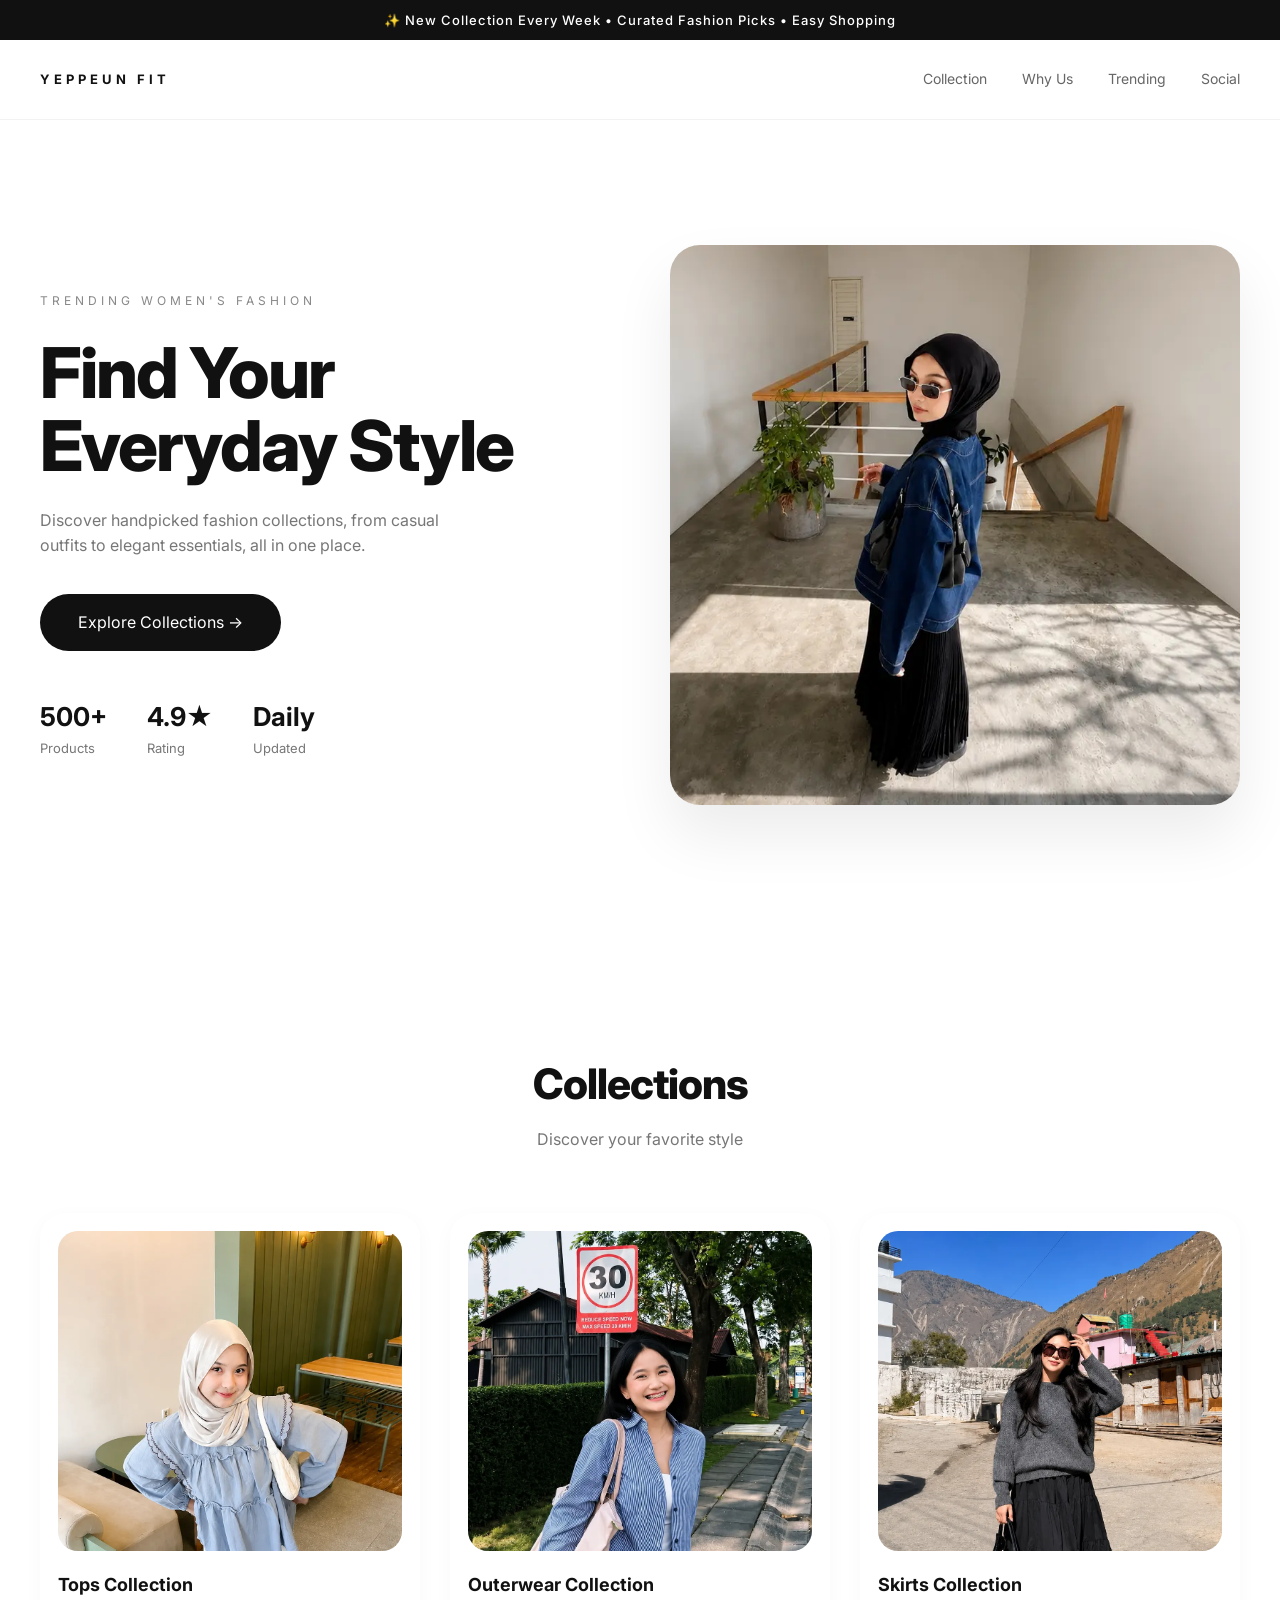
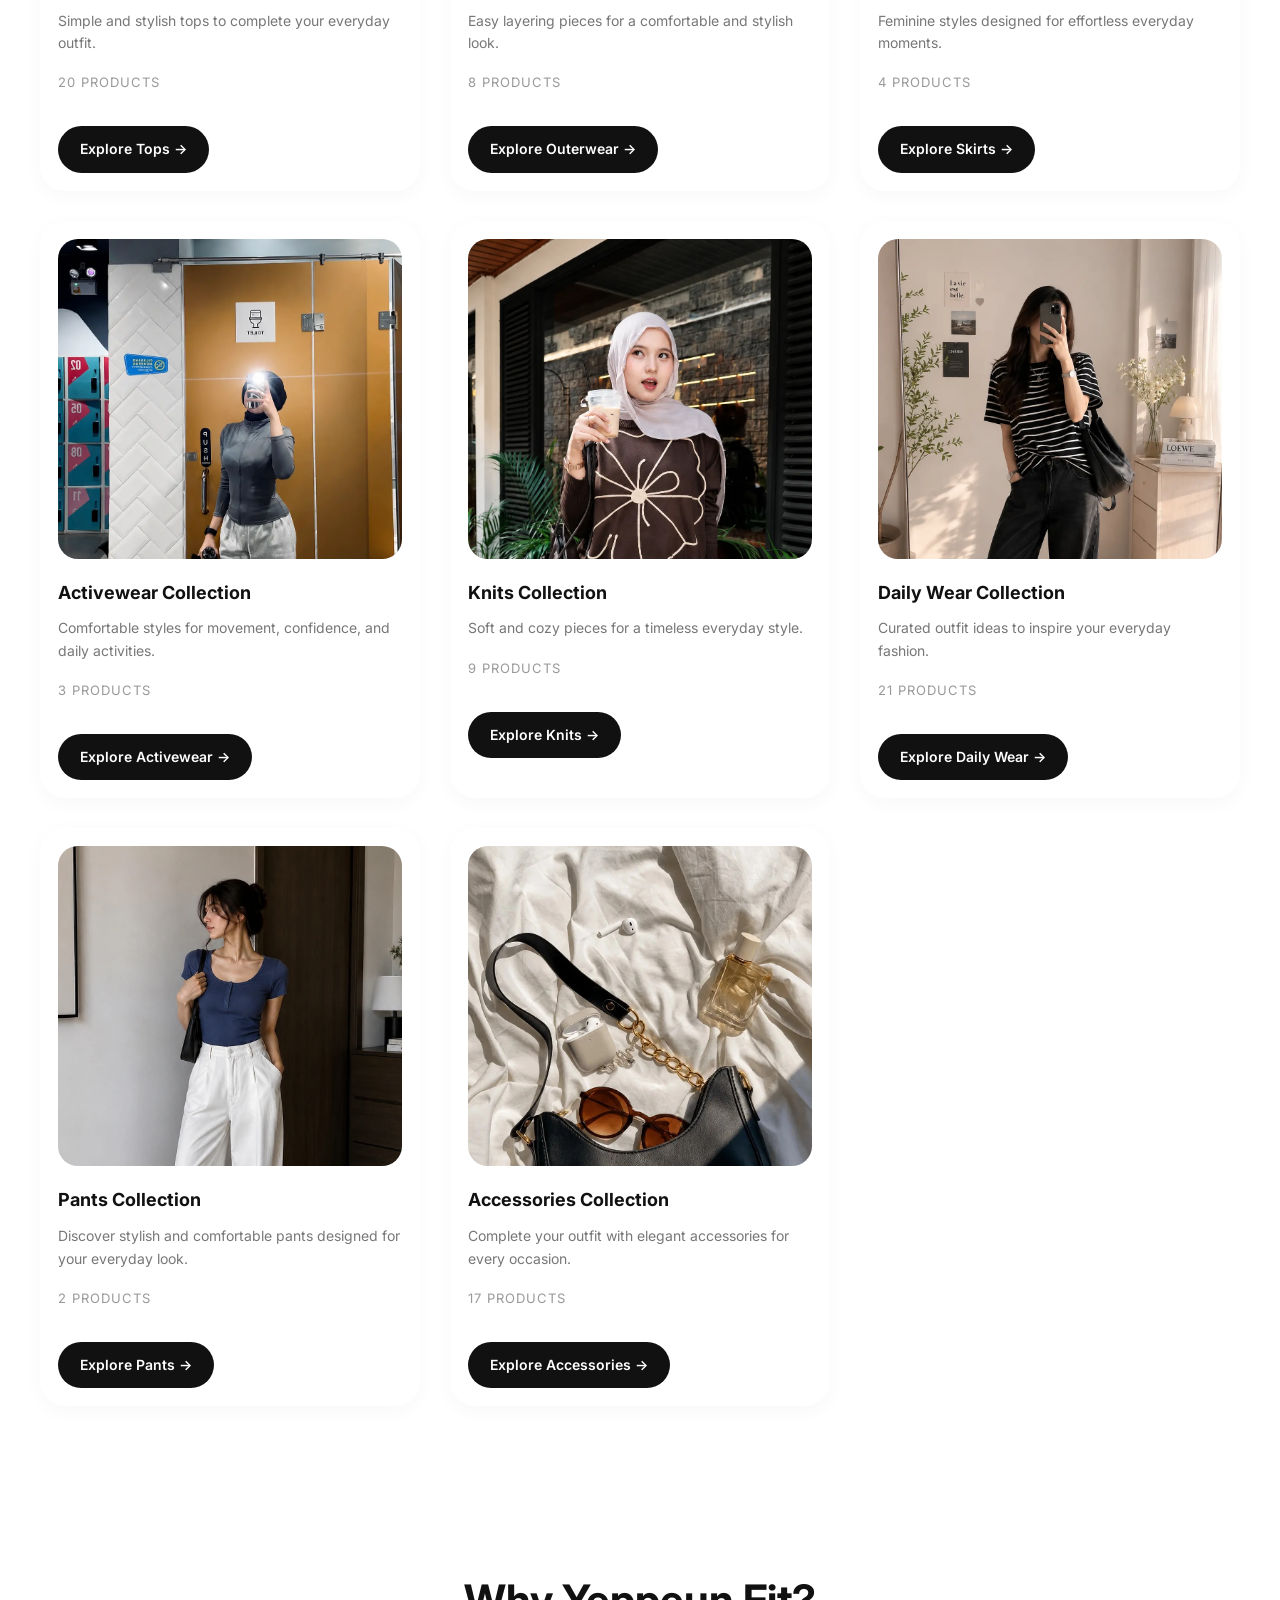
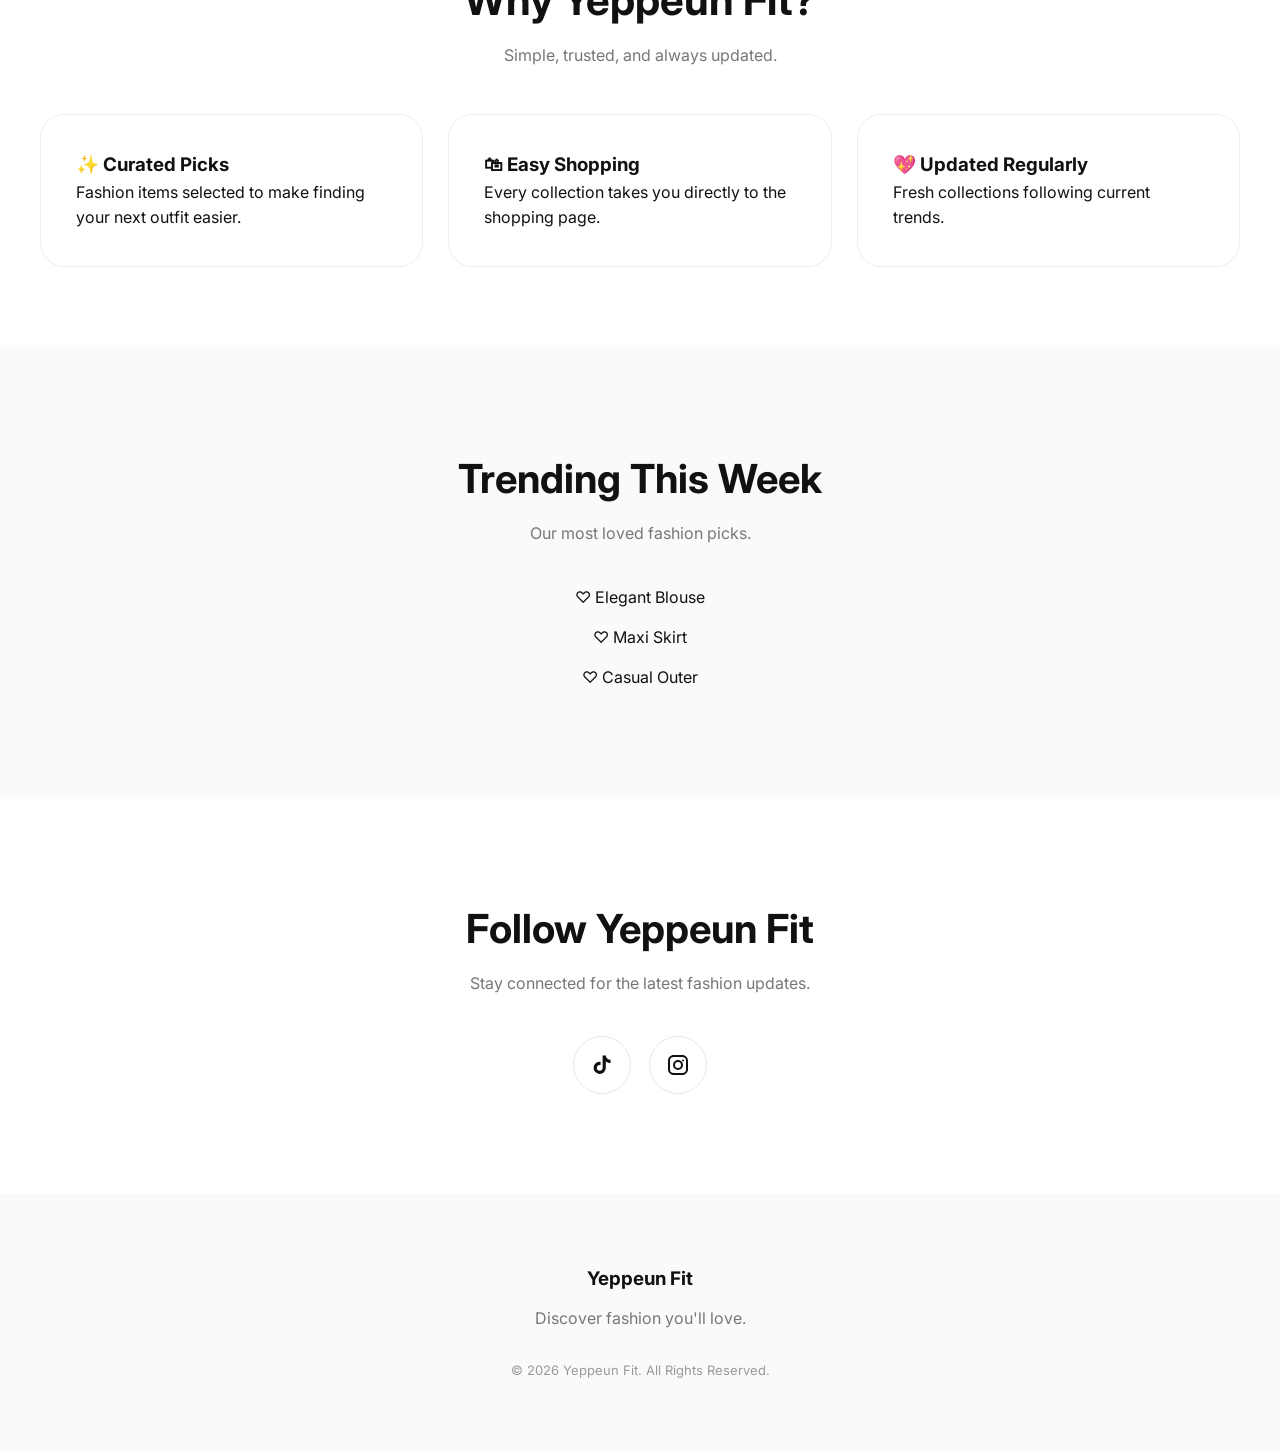
<file: index.html>
<!DOCTYPE html>
<html lang="id">
<head>
<meta charset="UTF-8">
<meta name="viewport" content="width=device-width, initial-scale=1.0">
<meta name="description" content="Yeppeun Fit - Discover curated women's fashion collections, trending outfits, and everyday style inspiration.">
<meta name="keywords" content="fashion wanita, outfit wanita, blouse, outer, rok panjang, kulot, sweater, affiliate fashion">
<title>Yeppeun Fit — Curated Women's Fashion</title>

<meta name="description" content="Discover curated women's fashion picks, everyday outfits, and trending styles from Yeppeun Fit.">

<link rel="icon" type="image/svg+xml" href="assets/images/favicon.svg">

<link rel="apple-touch-icon" href="assets/images/favicon.svg">


<!-- Social Preview -->

<meta property="og:title" content="Yeppeun Fit — Curated Women's Fashion">

<meta property="og:description" content="Discover everyday outfits, trending styles, and fashion picks you'll love.">

<meta property="og:image" content="assets/images/hero/hero-banner.webp">

<meta property="og:type" content="website">

<link rel="preconnect" href="https://fonts.googleapis.com">
<link rel="preconnect" href="https://fonts.gstatic.com" crossorigin>
<link href="https://fonts.googleapis.com/css2?family=Inter:wght@400;500;600;700;800&display=swap" rel="stylesheet">
<link rel="stylesheet" href="assets/css/style.css">

<link 
rel="icon"
type="image/svg+xml"
href="assets/images/favicon.svg">
</head>
<body>

<div class="topbar">✨ New Collection Every Week • Curated Fashion Picks • Easy Shopping</div>

<nav class="navbar">
<div class="brand">YEPPEUN FIT</div>
<div class="nav-menu">
<a href="#collection">Collection</a>
<a href="#why">Why Us</a>
<a href="#favorite">Trending</a>
<a href="#social">Social</a>
</div>
</nav>

<main>

<section class="hero">
<div class="hero-text">

<p class="small-title">TRENDING WOMEN'S FASHION</p>

<h1>Find Your<br>Everyday Style</h1>

<p class="description">
Discover handpicked fashion collections, from casual outfits to elegant essentials, all in one place.
</p>

<a href="#collection" class="btn">
Explore Collections →
</a>

<div class="hero-stats">
<div><h3>500+</h3><p>Products</p></div>
<div><h3>4.9★</h3><p>Rating</p></div>
<div><h3>Daily</h3><p>Updated</p></div>
</div>

</div>

<div class="hero-image">
<img src="assets/images/hero/hero-banner.webp" alt="Yeppeun Fit Hero Banner">
</div>
</section>

<section class="collection" id="collection">
<div class="section-title">
<h2>Collections</h2>
<p>Discover your favorite style</p>
</div>

<div class="grid" id="collection-container">

        <div class="fashion-card">
            <div class="card-image">
                <img src="assets/images/collection/thumbnail/tops.webp" alt="Tops">
            </div>
            <h3>Tops Collection</h3>
            <p class="card-desc">Simple and stylish tops to complete your everyday outfit.</p>
            <p class="product-total" data-category="tops"></p>
            <a href="collection.html?category=tops">
            Explore Tops →
            </a>
        </div>


        <div class="fashion-card">
            <div class="card-image">
                <img src="assets/images/collection/thumbnail/outerwear.webp" alt="Outerwear">
            </div>
            <h3>Outerwear Collection</h3>
            <p class="card-desc">Easy layering pieces for a comfortable and stylish look.</p>
            <p class="product-total" data-category="outerwear"></p>
            <a href="collection.html?category=outerwear">
            Explore Outerwear →
            </a>
        </div>


        <div class="fashion-card">
            <div class="card-image">
                <img src="assets/images/collection/thumbnail/skirts.webp" alt="Skirts">
            </div>
            <h3>Skirts Collection</h3>
            <p class="card-desc">Feminine styles designed for effortless everyday moments.</p>
            <p class="product-total" data-category="skirts"></p>
            <a href="collection.html?category=skirts">
            Explore Skirts →
            </a>
        </div>


        <div class="fashion-card">
            <div class="card-image">
                <img src="assets/images/collection/thumbnail/activewear.webp" alt="Activewear">
            </div>
            <h3>Activewear Collection</h3>
            <p class="card-desc">Comfortable styles for movement, confidence, and daily activities.</p>
            <p class="product-total" data-category="activewear"></p>
            <a href="collection.html?category=activewear">
            Explore Activewear →
            </a>
        </div>


        <div class="fashion-card">
            <div class="card-image">
                <img src="assets/images/collection/thumbnail/knits.webp" alt="Knits">
            </div>
            <h3>Knits Collection</h3>
            <p class="card-desc">Soft and cozy pieces for a timeless everyday style.</p>
            <p class="product-total" data-category="knits"></p>
            <a href="collection.html?category=knits">
            Explore Knits →
            </a>
        </div>


        <div class="fashion-card">
            <div class="card-image">
                <img src="assets/images/collection/thumbnail/daily wear.webp" alt="Daily Wear">
            </div>
            <h3>Daily Wear Collection</h3>
            <p class="card-desc">Curated outfit ideas to inspire your everyday fashion.</p>
            <p class="product-total" data-category="daily"></p>
            <a href="collection.html?category=daily">
            Explore Daily Wear →
            </a>
        </div>


        <div class="fashion-card">
            <div class="card-image">
                <img src="assets/images/collection/thumbnail/pants.webp" alt="Pants">
            </div>
            <h3>Pants Collection</h3>
            <p class="card-desc">Discover stylish and comfortable pants designed for your everyday look.</p>
            <p class="product-total" data-category="pants"></p>
            <a href="collection.html?category=pants">
            Explore Pants →
            </a>
        </div>


        <div class="fashion-card">
            <div class="card-image">
                <img src="assets/images/collection/thumbnail/accessories.webp" alt="Accessories">
            </div>
            <h3>Accessories Collection</h3>
            <p class="card-desc">Complete your outfit with elegant accessories for every occasion.</p>
            <p class="product-total" data-category="accessories"></p>
            <a href="collection.html?category=accessories">
            Explore Accessories →
            </a>
        </div>

        
    </div>

</section>

<section class="why" id="why">
<div class="why-title">
<h2>Why Yeppeun Fit?</h2>
<p>Simple, trusted, and always updated.</p>
</div>
<div class="why-grid">
<div class="why-card"><h3>✨ Curated Picks</h3><p>Fashion items selected to make finding your next outfit easier.</p></div>
<div class="why-card"><h3>🛍 Easy Shopping</h3><p>Every collection takes you directly to the shopping page.</p></div>
<div class="why-card"><h3>💖 Updated Regularly</h3><p>Fresh collections following current trends.</p></div>
</div>
</section>

<section class="favorite" id="favorite">
<h2>Trending This Week</h2>
<p>Our most loved fashion picks.</p>
<div class="favorite-box">
♡ Elegant Blouse<br>♡ Maxi Skirt<br>♡ Casual Outer
</div>
</section>

<section class="social" id="social">

<h2>Follow Yeppeun Fit</h2>

<p>
Stay connected for the latest fashion updates.
</p>

<div class="social-links">

<a
href="https://www.tiktok.com/@yeppeun_fit"
target="_blank"
rel="noopener noreferrer"
aria-label="TikTok">

<svg viewBox="0 0 24 24" fill="currentColor">
<path d="M19.589 6.686a4.793 4.793 0 0 1-3.77-4.237h-3.205v12.392a2.896 2.896 0 1 1-2.896-2.896c.298 0 .585.045.857.13V8.802a6.108 6.108 0 1 0 5.244 6.04V8.56a8.17 8.17 0 0 0 4.771 1.526V6.686z"/>
</svg>

</a>

<a
href="https://www.instagram.com/yeppeun_fit"
target="_blank"
rel="noopener noreferrer"
aria-label="Instagram">

<svg viewBox="0 0 24 24" fill="currentColor">
<path d="M7.75 2C4.574 2 2 4.574 2 7.75v8.5C2 19.426 4.574 22 7.75 22h8.5C19.426 22 22 19.426 22 16.25v-8.5C22 4.574 19.426 2 16.25 2h-8.5zM4 7.75A3.75 3.75 0 0 1 7.75 4h8.5A3.75 3.75 0 0 1 20 7.75v8.5A3.75 3.75 0 0 1 16.25 20h-8.5A3.75 3.75 0 0 1 4 16.25v-8.5zM17 6.5a1 1 0 1 0 0 2a1 1 0 0 0 0-2zM12 7a5 5 0 1 0 5 5a5 5 0 0 0-5-5zm0 2a3 3 0 1 1-3 3a3 3 0 0 1 3-3z"/>
</svg>

</a>

</div>

</section>

</main>

<footer>
<h3>Yeppeun Fit</h3>
<p>Discover fashion you'll love.</p>
<span>© 2026 Yeppeun Fit. All Rights Reserved.</span>
</footer>

<script src="assets/js/transition.js"></script>
<script src="assets/js/app.js"></script>
<script src="assets/js/animation.js"></script>
</body>
</html>
</file>
<file: assets/css/style.css>
/* Yeppeun Fit v1.1 - Polished */

/* Reset */
*{margin:0;padding:0;box-sizing:border-box}
html{scroll-behavior:smooth}
body{font-family:'Inter',sans-serif;color:#111;background:#fff;line-height:1.6}
img{display:block;max-width:100%}
a{text-decoration:none;color:inherit}
section{scroll-margin-top:120px}

/* Topbar */
.topbar{height:40px;display:flex;align-items:center;justify-content:center;background:#111;color:#fff;font-size:13px;letter-spacing:1px;font-weight:500}

/* Navbar */
.navbar{
    height:80px;
    display:flex;
    align-items:center;
    justify-content:space-between;
    padding:0 40px;

    position:sticky;
    top:0;

    background:rgba(255,255,255,.88);
    backdrop-filter:blur(14px);

    border-bottom:1px solid rgba(0,0,0,.05);

    z-index:100;

    transition:
        background .35s ease,
        box-shadow .35s ease,
        border-color .35s ease;
}
.brand{font-size:13px;letter-spacing:4px;font-weight:700}
.nav-menu{display:flex;gap:35px;font-size:14px;color:#666}
.nav-menu a{transition:.3s}
.nav-menu a:hover{color:#111}

/* Hero */
.hero{max-width:1280px;margin:auto;min-height:90vh;display:grid;grid-template-columns:1fr 1fr;align-items:center;gap:60px;padding:40px}
.small-title{font-size:12px;letter-spacing:4px;color:#888}
.hero h1{font-size:70px;line-height:1.05;margin:25px 0;font-weight:800;letter-spacing:-2px}
.description{max-width:420px;color:#777}
.btn{
    display:inline-flex;
    align-items:center;
    justify-content:center;
    position:relative;
    overflow:hidden;

    margin-top:35px;
    padding:16px 38px;

    background:#111;
    color:#fff;

    border-radius:999px;

    transition:
        transform .3s ease,
        box-shadow .3s ease,
        background .3s ease;
}

.btn::before{
    content:"";
    position:absolute;

    top:0;
    left:-140%;

    width:120%;
    height:100%;

    background:rgba(255,255,255,.18);

    transform:skewX(-25deg);

    transition:left .6s ease;
}

.btn:hover{
    background:#222;
    transform:translateY(-4px);
    box-shadow:0 18px 40px rgba(0,0,0,.18);
}

.btn:hover::before{
    left:140%;
}
.hero-stats{display:flex;gap:40px;margin-top:45px}
.hero-stats h3{font-size:26px}
.hero-stats p{font-size:13px;color:#777}
.hero-image{height:560px}
.hero-image img{width:100%;height:100%;object-fit:cover;object-position:center;border-radius:30px;box-shadow:0 30px 60px rgba(0,0,0,.08)}
.image-placeholder{height:100%;border-radius:30px;background:#f5f5f5;display:flex;align-items:center;justify-content:center;color:#999;letter-spacing:5px}

/* Collection */
.collection{max-width:1280px;margin:40px auto 0;padding:80px 40px}
.section-title{text-align:center;margin:0 auto 60px;max-width:600px}
.section-title h2{font-size:42px;font-weight:800;letter-spacing:-1px}
.section-title p{color:#777;margin-top:10px;font-size:16px}
.grid{display:grid;grid-template-columns:repeat(3,1fr);gap:30px}
.fashion-card{background:#fff;border-radius:25px;padding:18px;transition:.35s;box-shadow:0 5px 20px rgba(0,0,0,.03)}
.fashion-card:hover{transform:translateY(-12px);box-shadow:0 20px 45px rgba(0,0,0,.08)}
.card-image{position:relative;height:320px;background:#f7f7f7;border-radius:20px;overflow:hidden;margin-bottom:20px}
.card-image::after{

    content:"";

    position:absolute;
    inset:0;

    background:linear-gradient(
        to top,
        rgba(0,0,0,.06),
        transparent
    );

    opacity:0;

    transition:.35s ease;
}
.fashion-card:hover .card-image::after{

    opacity:1;

}
.card-image img{width:100%;height:100%;object-fit:cover;object-position:center 5%;transition:transform .5s ease}
.fashion-card:hover .card-image img{transform:scale(1.08)}
/* Product Badge */

.product-badge{

    display:inline-flex;

    width:max-content;

    margin-bottom:12px;

    padding:5px 12px;

    background:#111;

    color:#fff;

    font-size:11px;

    font-weight:600;

    border-radius:999px;

    letter-spacing:.5px;

}
.fashion-card h3{font-size:18px;margin-bottom:10px}
.card-desc{font-size:14px;color:#777;margin-bottom:18px}
.fashion-card a{
    display:inline-flex;
    align-items:center;
    justify-content:center;

    margin-top:15px;

    padding:12px 22px;

    background:#111;
    color:#fff;

    border-radius:999px;

    font-size:14px;
    font-weight:600;

    transition:
        transform .3s ease,
        background .3s ease,
        box-shadow .3s ease;
}
.product-total{

    font-size:13px;

    color:#999;

    letter-spacing:1px;

    text-transform:uppercase;

    margin-bottom:18px;

}

/* Product Rating */

.rating{

    display:flex;

    align-items:center;

    gap:8px;

    margin:10px 0;

    font-size:13px;

}


.stars{

    color:#FFC107;

    letter-spacing:2px;

    font-size:14px;

}


.rating-number{

    color:#777;

    font-size:12px;

}

.fashion-card a:hover{

    background:#222;

    transform:translateY(-3px);

    box-shadow:
    0 12px 25px rgba(0,0,0,.15);

}

/* Collection Page */
.collection-page{
    max-width:1280px;
    margin:0 auto;
    padding:60px 40px;
}


.page-header{
    width:100%;
    margin-bottom:60px;
    text-align:center;
}

.page-header h1{
    font-size:48px;
    font-weight:800;
    letter-spacing:-1px;
    margin-bottom:10px;
}


.page-header p{
    color:#777;
    max-width:600px;
    margin:auto;
}

/* Collection Banner */
.banner-wrapper{
    position:relative;
    max-width:1200px;
    margin:0 auto 60px;
    overflow:hidden;
    border-radius:30px;
}


#collection-image{
    width:100%;
    height:380px;
    object-fit:cover;
    object-position:70% 20%;
}


.banner-wrapper::after{
    content:"";
    position:absolute;
    inset:0;

    background:linear-gradient(
        90deg,
        rgba(255,255,255,.82),
        rgba(255,255,255,.35),
        transparent 70%
    );
}


.banner-content{
    position:absolute;
    top:50%;
    left:60px;
    transform:translateY(-50%);
    max-width:400px;
    z-index:2;
}


.banner-content h1{
    font-size:48px;
    font-weight:800;
    margin-bottom:10px;

    text-shadow:0 3px 12px rgba(255,255,255,.85);
}


.banner-content p{
    color:#333;
    font-weight:500;
    line-height:1.7;

    text-shadow:0 2px 8px rgba(255,255,255,.8);
}


/* Product Search */

.product-search{

    position:relative;

    max-width:600px;

    margin:0 auto 45px;

}


.product-search input{

    width:100%;

    padding:16px 55px 16px 52px;

    border:1px solid #eee;

    border-radius:999px;

    font-size:14px;

    font-family:'Inter',sans-serif;

    outline:none;

    transition:.3s ease;

    background:#fff;

}


.product-search input:focus{

    border-color:#111;

    box-shadow:0 10px 30px rgba(0,0,0,.08);

}

/* Search Icon */

.search-icon{

    position:absolute;

    top:50%;

    left:20px;

    transform:translateY(-50%);

    width:18px;

    height:18px;

    color:#999;

    pointer-events:none;

}


.search-icon svg{

    width:100%;

    height:100%;

}

/* Clear Search Button */

.clear-search{

    position:absolute;

    top:50%;

    right:14px;

    transform:translateY(-50%);

    width:34px;

    height:34px;

    border:none;

    border-radius:50%;

    background:transparent;

    color:#888;

    cursor:pointer;

    display:none;

    align-items:center;

    justify-content:center;

    transition:
    background .25s ease,
    color .25s ease,
    transform .25s ease;

}


.clear-search svg{

    width:16px;

    height:16px;

}


.clear-search:hover{

    background:#f3f3f3;

    color:#111;

    transform:
    translateY(-50%)
    scale(1.08);

}


.clear-search.show{

    display:flex;

}


/* Product Grid Collection */
#product-container{
    max-width:1200px;
    margin:0 auto;
    display:grid;
    grid-template-columns:repeat(3,1fr);
    gap:30px;
}

.empty-state{

    grid-column:1 / -1;

    display:flex;

    flex-direction:column;

    align-items:center;

    justify-content:center;

    text-align:center;

    padding:80px 20px;

}

.empty-state h3{

    font-size:30px;

    font-weight:800;

    margin-bottom:10px;

}

.empty-state p{

    color:#777;

    font-size:15px;

}

/* Why */
.why{max-width:1280px;margin:auto;padding:80px 40px}
.why-title{text-align:center;margin-bottom:45px}
.why-title h2{font-size:42px;margin-bottom:10px}
.why-title p{color:#777}
.why-grid{display:grid;grid-template-columns:repeat(3,1fr);gap:25px}
.why-card{padding:35px;border:1px solid #eee;border-radius:24px;background:#fff;transition:.3s}
.why-card:hover{transform:translateY(-8px);box-shadow:0 15px 40px rgba(0,0,0,.06)}

/* Favorite */
.favorite{padding:100px 20px;text-align:center;background:#fafafa}
.favorite h2,.social h2{font-size:40px}
.favorite p,.social p{color:#777;margin-top:10px}
.favorite-box{margin-top:30px;line-height:2.5}

/* Social */

.social{

    padding:100px 20px;

    text-align:center;

}

.social h2{

    font-size:40px;

}

.social p{

    color:#777;

    margin-top:10px;

}

.social-links{

    display:flex;

    justify-content:center;

    align-items:center;

    gap:18px;

    margin-top:40px;

}

.social-links a{

    width:58px;

    height:58px;

    display:flex;

    align-items:center;

    justify-content:center;

    border:1px solid #e8e8e8;

    border-radius:50%;

    color:#111;

    background:#fff;

    transition:
        transform .35s ease,
        background .35s ease,
        color .35s ease,
        border-color .35s ease,
        box-shadow .35s ease;

}

.social-links a svg{

    width:24px;

    height:24px;

}

.social-links a:hover{

    background:#111;

    color:#fff;

    border-color:#111;

    transform:translateY(-6px) scale(1.08);

    box-shadow:0 18px 35px rgba(0,0,0,.15);

}

/* Footer */
footer{padding:70px 20px;text-align:center;background:#fafafa}
footer h3{margin-bottom:12px}
footer p{margin-bottom:25px;color:#777}
footer span{font-size:13px;color:#999}

/* =========================
   Scroll Reveal
========================= */

.fade-up{
    opacity:0;
    transform:translateY(50px);

    transition:
    opacity .1s ease,
    transform 1s cubic-bezier(.22,1,.36,1);
}


.fade-up.show{
    opacity:1;
    transform:translateY(0);
}

/* =========================
   Mobile
========================= */
@media (max-width:768px){

    /* Navbar */
    .navbar{
        padding:0 20px;
    }

    .nav-menu{
        display:none;
    }

    /* Hero */
    .hero{
        grid-template-columns:1fr;
        text-align:center;
        padding:30px;
        min-height:auto;
    }

    .hero h1{
        font-size:45px;
    }

    .description{
        margin:auto;
    }

    .hero-image{
        height:420px;
    }

    .hero-stats{
        justify-content:center;
        gap:25px;
        flex-wrap:wrap;
    }

    /* Homepage */
    .collection,
    .why{
        padding:70px 25px;
    }

    .grid,
    .why-grid{
        grid-template-columns:1fr;
    }

    .section-title h2,
    .favorite h2,
    .social h2,
    .why-title h2{
        font-size:32px;
    }

    .social-links{
        flex-direction:column;
        align-items:center;
    }

    .social-links a{
        width:220px;
    }

    /* =========================
       Collection Page
    ========================= */

    .collection-page{
        padding:30px 20px 60px;
    }

    .page-header{
        margin-bottom:35px;
    }

    .banner-wrapper{
        border-radius:22px;
    }

    #collection-image{
        height:260px;
        object-fit:cover;
        object-position:70% 20%;
    }

    .banner-wrapper::after{
        background:linear-gradient(
            0deg,
            rgba(255,255,255,.78),
            rgba(255,255,255,.12)
        );
    }

    .banner-content{
        left:22px;
        right:22px;
        bottom:22px;
        top:auto;
        transform:none;
        max-width:none;
    }

    .banner-content h1{
        font-size:30px;
        margin-bottom:8px;
    }

    .banner-content p{
        font-size:14px;
        line-height:1.5;
    }

    /* Product Grid */

    #product-container{
        grid-template-columns:repeat(2,1fr);
        gap:18px;
    }

    .fashion-card{
        padding:14px;
        border-radius:18px;
    }

    .card-image{
        height:220px;
        border-radius:14px;
    }

    .fashion-card h3{
        font-size:15px;
    }

    .card-desc{
        font-size:12px;
        margin-bottom:12px;
    }

    .fashion-card a{
        display:flex;
        justify-content:center;
        align-items:center;
        width:100%;
        margin-top:12px;
        padding:12px 0;
        border-radius:999px;
        background:#111;
        color:#fff;
        transition:.3s;
    }

}

/* =========================
   Small Mobile
========================= */

@media (max-width:420px){

    #product-container{
        grid-template-columns:1fr;
    }

    .card-image{
        height:260px;
    }

    .banner-content h1{
        font-size:26px;
    }

    .banner-content p{
        font-size:13px;
    }

}

/* =========================
   Smooth Animation
========================= */

.fade-up{
    opacity:0;
    transform:translateY(25px);
    transition:
        opacity .8s ease,
        transform .8s ease;
}

.fade-up.show{
    opacity:1;
    transform:translateY(0);
}

/* =========================
   Page Transition
========================= */


body{

    opacity:0;

    transition:
    opacity .4s ease;

}


body.page-loaded{

    opacity:1;

}


body.page-exit{

    opacity:0;

}
</file>
